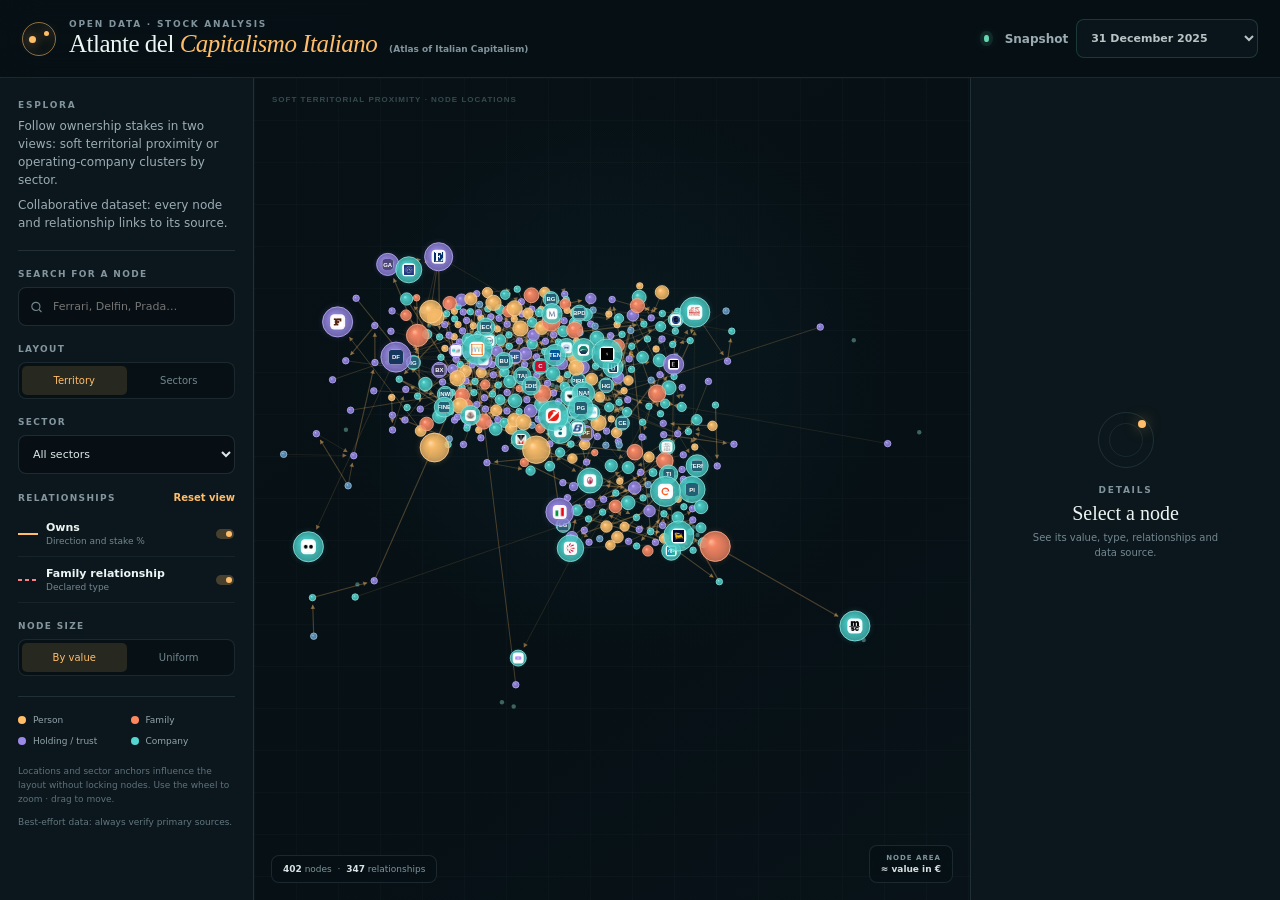
<file: index.html>
<!doctype html>
<html lang="en">
  <head>
    <meta charset="utf-8" />
    <meta name="viewport" content="width=device-width, initial-scale=1" />
    <meta name="description" content="Open-data atlas of ownership relationships among Italian people, families, public bodies and companies." />
    <title>Atlante del Capitalismo Italiano (Atlas of Italian Capitalism)</title>
    <meta http-equiv="refresh" content="0; url=app/" />
    <script>window.location.replace(`app/${window.location.search}${window.location.hash}`);</script>
  </head>
  <body>
    <p><a href="app/">Open Atlante del Capitalismo Italiano (Atlas of Italian Capitalism)</a></p>
  </body>
</html>
</file>
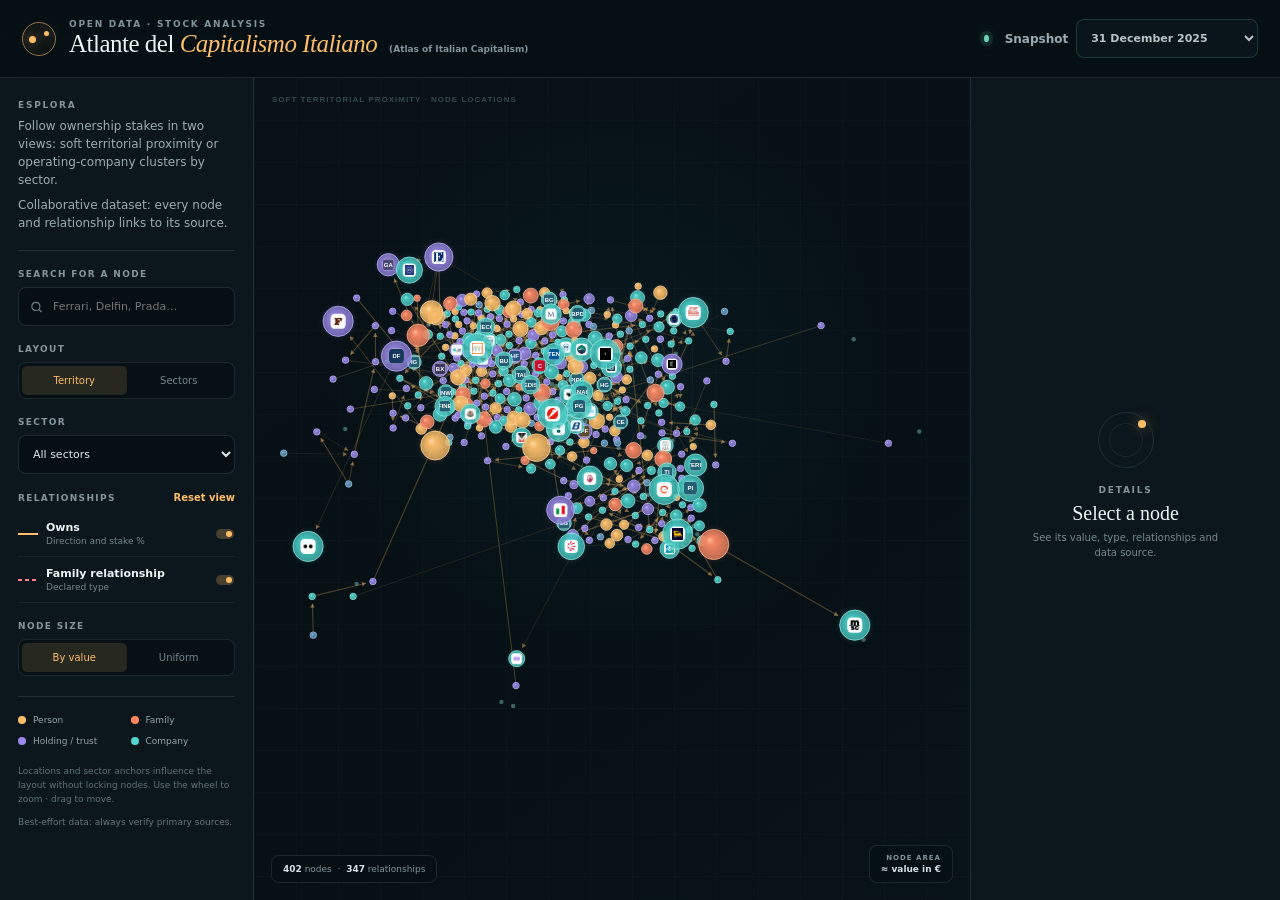
<file: app/index.html>
<!doctype html>
<html lang="en">
  <head>
    <meta charset="utf-8" />
    <meta name="viewport" content="width=device-width, initial-scale=1" />
    <meta
      name="description"
      content="Open-data atlas of ownership relationships among Italian people, families, public bodies, holdings and companies."
    />
    <title>Atlante del Capitalismo Italiano (Atlas of Italian Capitalism)</title>
    <script>
      if (new URLSearchParams(window.location.search).get("embed") === "1") {
        document.documentElement.classList.add("embed-mode");
      }
    </script>
    <link rel="stylesheet" href="styles.css" />
  </head>
  <body>
    <div class="app-shell">
      <header class="topbar">
        <div class="brand">
          <span class="brand-mark" aria-hidden="true"></span>
          <div class="brand-copy">
            <p class="eyebrow">OPEN DATA · STOCK ANALYSIS</p>
            <h1>Atlante del <span>Capitalismo Italiano</span> <small>(Atlas of Italian Capitalism)</small></h1>
          </div>
          <p class="embed-brand">Atlante del <span>Capitalismo Italiano</span><small>(Atlas of Italian Capitalism)</small></p>
        </div>
        <div class="topbar-actions">
          <button class="embed-action" id="embed-controls-button" type="button" aria-expanded="false">
            Filters
          </button>
          <div class="snapshot" aria-label="Select annual snapshot">
            <span class="pulse"></span>
            <label for="snapshot-select">Snapshot</label>
            <select id="snapshot-select" disabled>
              <option>Loading…</option>
            </select>
          </div>
        </div>
      </header>

      <aside class="controls-panel" aria-label="Graph controls">
        <div class="panel-intro">
          <p class="eyebrow">ESPLORA</p>
          <p>Follow ownership stakes in two views: soft territorial proximity or operating-company clusters by sector.</p>
          <p class="release-note">Collaborative dataset: every node and relationship links to its source.</p>
        </div>

        <label class="field-label" for="search">Search for a node</label>
        <div class="search-wrap">
          <svg viewBox="0 0 24 24" aria-hidden="true">
            <circle cx="11" cy="11" r="6.5"></circle>
            <path d="m16 16 4 4"></path>
          </svg>
          <input id="search" list="node-list" placeholder="Ferrari, Delfin, Prada…" autocomplete="off" />
          <datalist id="node-list"></datalist>
        </div>

        <div class="field-label">Layout</div>
        <div class="segmented" role="group" aria-label="Graph layout">
          <button class="active" id="layout-territory" type="button" aria-pressed="true">Territory</button>
          <button id="layout-sectors" type="button" aria-pressed="false">Sectors</button>
        </div>

        <label class="field-label" for="sector-filter">Sector</label>
        <select id="sector-filter">
          <option value="all">All sectors</option>
        </select>

        <div class="field-label split-label">
          <span>Relationships</span>
          <button class="text-button" id="reset-view" type="button">Reset view</button>
        </div>
        <button class="toggle active" id="toggle-ownership" type="button" aria-pressed="true">
          <span class="line-sample ownership"></span>
          <span><strong>Owns</strong><small>Direction and stake %</small></span>
          <span class="switch-dot"></span>
        </button>
        <button class="toggle active" id="toggle-family" type="button" aria-pressed="true">
          <span class="line-sample family"></span>
          <span><strong>Family relationship</strong><small>Declared type</small></span>
          <span class="switch-dot"></span>
        </button>

        <div class="field-label">Node size</div>
        <div class="segmented" role="group" aria-label="Node size">
          <button class="active" id="size-value" type="button">By value</button>
          <button id="size-uniform" type="button">Uniform</button>
        </div>

        <div class="legend">
          <div><span class="legend-node person"></span>Person</div>
          <div><span class="legend-node family-node"></span>Family</div>
          <div><span class="legend-node holding"></span>Holding / trust</div>
          <div><span class="legend-node company"></span>Company</div>
        </div>

        <p class="hint">Locations and sector anchors influence the layout without locking nodes. Use the wheel to zoom · drag to move.</p>
        <p class="data-notice">Best-effort data: always verify primary sources.</p>
      </aside>

      <main class="graph-stage">
        <canvas id="graph" aria-label="Interactive graph of ownership and family relationships"></canvas>
        <div class="graph-stats" id="graph-stats" aria-live="polite"></div>
        <div class="value-scale">
          <span>NODE AREA</span>
          <strong>≈ value in €</strong>
        </div>
        <div class="loading" id="loading">
          <span></span>
          <p>Laying out the graph…</p>
        </div>
      </main>

      <aside class="detail-panel" id="detail-panel" aria-live="polite">
        <div class="empty-detail">
          <span class="empty-orbit"><i></i></span>
          <p class="eyebrow">DETAILS</p>
          <h2>Select a node</h2>
          <p>See its value, type, relationships and data source.</p>
        </div>
      </aside>
    </div>

    <script src="app.js" defer></script>
  </body>
</html>
</file>
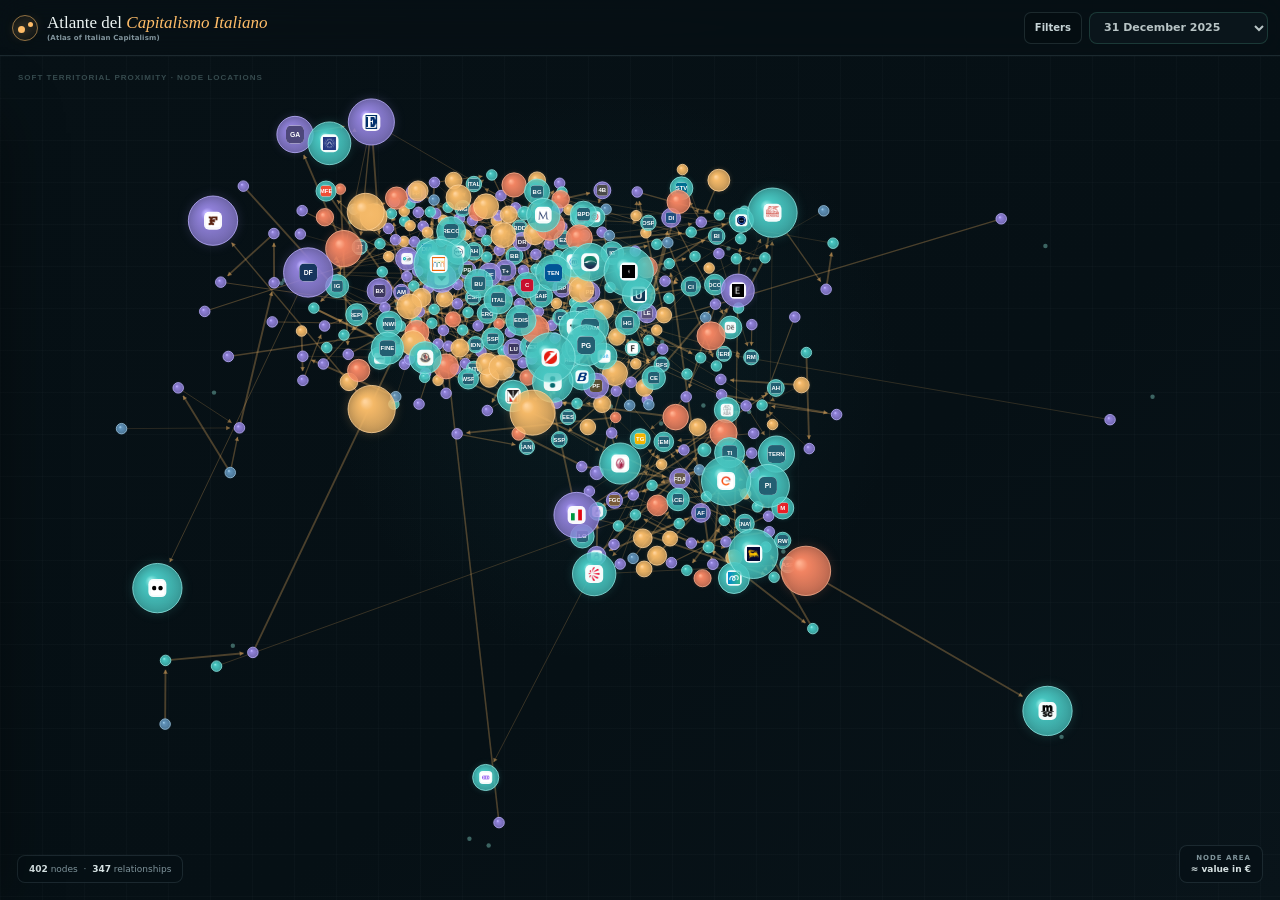
<file: embed.html>
<!doctype html>
<html lang="en">
  <head>
    <meta charset="utf-8" />
    <meta name="viewport" content="width=device-width, initial-scale=1" />
    <meta name="robots" content="noindex" />
    <title>Atlante del Capitalismo Italiano (Atlas of Italian Capitalism) — embed</title>
    <script>
      const target = new URL("app/", window.location.href);
      target.searchParams.set("embed", "1");
      const requestedSnapshot = new URLSearchParams(window.location.search).get("snapshot");
      if (requestedSnapshot) target.searchParams.set("snapshot", requestedSnapshot);
      window.location.replace(target);
    </script>
  </head>
  <body>
    <p><a href="app/?embed=1">Open the interactive visualization</a></p>
  </body>
</html>
</file>
<file: app/styles.css>
:root {
  color-scheme: dark;
  --bg: #071015;
  --panel: rgba(12, 24, 30, 0.92);
  --panel-strong: #0d1a21;
  --line: rgba(162, 196, 205, 0.14);
  --muted: #81949c;
  --text: #edf5f4;
  --accent: #ffbd69;
  --accent-2: #ff875e;
  --cyan: #54d6d0;
  --blue: #3b91ad;
  --violet: #9b88e8;
  --family: #ff7d86;
  --shadow: 0 24px 70px rgba(0, 0, 0, 0.35);
}

* {
  box-sizing: border-box;
}

html,
body {
  width: 100%;
  height: 100%;
  margin: 0;
  overflow: hidden;
  background: var(--bg);
  color: var(--text);
  font-family: Inter, ui-sans-serif, system-ui, -apple-system, BlinkMacSystemFont, "Segoe UI", sans-serif;
}

button,
input,
select {
  font: inherit;
}

button {
  color: inherit;
}

.app-shell {
  position: relative;
  display: grid;
  grid-template-columns: 254px minmax(420px, 1fr) 310px;
  grid-template-rows: 78px minmax(0, 1fr);
  width: 100%;
  height: 100%;
  background:
    radial-gradient(circle at 48% 42%, rgba(37, 110, 120, 0.11), transparent 34%),
    linear-gradient(145deg, #071116, #061015 60%, #09141a);
}

.topbar {
  grid-column: 1 / -1;
  display: flex;
  align-items: center;
  justify-content: space-between;
  padding: 0 22px;
  border-bottom: 1px solid var(--line);
  background: rgba(7, 16, 21, 0.82);
  backdrop-filter: blur(18px);
  z-index: 4;
}

.brand {
  display: flex;
  align-items: center;
  gap: 13px;
}

.brand-mark {
  position: relative;
  width: 34px;
  height: 34px;
  border: 1px solid rgba(255, 189, 105, 0.55);
  border-radius: 50%;
  box-shadow: inset 0 0 15px rgba(255, 189, 105, 0.08);
}

.brand-mark::before,
.brand-mark::after {
  content: "";
  position: absolute;
  border-radius: 50%;
  background: var(--accent);
  box-shadow: 0 0 12px rgba(255, 189, 105, 0.75);
}

.brand-mark::before {
  width: 7px;
  height: 7px;
  left: 6px;
  top: 13px;
}

.brand-mark::after {
  width: 5px;
  height: 5px;
  right: 6px;
  top: 8px;
}

.brand h1 {
  margin: 1px 0 0;
  font-family: Georgia, "Times New Roman", serif;
  font-size: 25px;
  font-weight: 500;
  letter-spacing: -0.5px;
}

.brand h1 span {
  color: var(--accent);
  font-style: italic;
}

.brand h1 small {
  margin-left: 6px;
  color: var(--muted);
  font-family: Inter, ui-sans-serif, system-ui, sans-serif;
  font-size: 9px;
  font-style: normal;
  font-weight: 650;
  letter-spacing: 0;
  white-space: nowrap;
}

.embed-brand,
.embed-action {
  display: none;
}

.topbar-actions {
  display: flex;
  align-items: center;
  gap: 10px;
}

.eyebrow {
  margin: 0;
  color: var(--muted);
  font-size: 9px;
  font-weight: 800;
  letter-spacing: 1.75px;
}

.snapshot {
  display: flex;
  align-items: center;
  gap: 8px;
  color: #9aabb1;
  font-size: 12px;
}

.snapshot label {
  font-weight: 650;
}

.snapshot select {
  min-width: 156px;
  padding: 7px 30px 7px 10px;
  border: 1px solid rgba(104, 214, 176, 0.22);
  border-radius: 8px;
  color: #d8e4e5;
  background: #0b171d;
  font-size: 11px;
  font-weight: 650;
  cursor: pointer;
}

.snapshot select:focus-visible {
  outline: 2px solid rgba(104, 214, 176, 0.55);
  outline-offset: 2px;
}

.snapshot select:disabled {
  cursor: default !important;
  opacity: 0.85;
}

.pulse {
  width: 7px;
  height: 7px;
  margin-right: 8px;
  border-radius: 50%;
  background: #68d6b0;
  box-shadow: 0 0 0 4px rgba(104, 214, 176, 0.1), 0 0 12px rgba(104, 214, 176, 0.4);
}

.controls-panel,
.detail-panel {
  min-height: 0;
  background: var(--panel);
  backdrop-filter: blur(20px);
  z-index: 3;
  overflow-y: auto;
}

.controls-panel {
  grid-column: 1;
  grid-row: 2;
  padding: 22px 18px;
  border-right: 1px solid var(--line);
}

.panel-intro {
  padding-bottom: 18px;
  border-bottom: 1px solid var(--line);
}

.panel-intro > p:not(.eyebrow) {
  margin: 7px 0 0;
  color: #9badb3;
  font-size: 12px;
  line-height: 1.5;
}

.panel-intro .release-note {
  margin-top: 10px;
  color: #6f858d;
  font-size: 10px;
  line-height: 1.45;
}

.field-label {
  display: block;
  margin: 18px 0 8px;
  color: #84969d;
  font-size: 9px;
  font-weight: 800;
  letter-spacing: 1.35px;
  text-transform: uppercase;
}

.split-label {
  display: flex;
  align-items: center;
  justify-content: space-between;
}

.search-wrap {
  position: relative;
}

.search-wrap svg {
  position: absolute;
  left: 11px;
  top: 50%;
  width: 15px;
  transform: translateY(-50%);
  fill: none;
  stroke: #71858d;
  stroke-width: 1.8;
}

input,
select {
  width: 100%;
  height: 39px;
  border: 1px solid rgba(148, 182, 191, 0.17);
  border-radius: 8px;
  outline: none;
  background: rgba(5, 13, 17, 0.6);
  color: #dce7e8;
  font-size: 11px;
  transition: border 140ms ease, box-shadow 140ms ease;
}

input {
  padding: 0 11px 0 34px;
}

select {
  padding: 0 10px;
}

input:focus,
select:focus {
  border-color: rgba(255, 189, 105, 0.5);
  box-shadow: 0 0 0 3px rgba(255, 189, 105, 0.07);
}

.text-button {
  padding: 0;
  border: 0;
  background: transparent;
  color: var(--accent);
  cursor: pointer;
  font-size: 10px;
}

.toggle {
  display: grid;
  grid-template-columns: 28px 1fr 19px;
  align-items: center;
  width: 100%;
  padding: 10px 0;
  border: 0;
  border-bottom: 1px solid rgba(148, 182, 191, 0.08);
  background: transparent;
  text-align: left;
  cursor: pointer;
  opacity: 0.48;
  transition: opacity 150ms ease;
}

.toggle.active {
  opacity: 1;
}

.toggle strong,
.toggle small {
  display: block;
}

.toggle strong {
  font-size: 11px;
  font-weight: 650;
}

.toggle small {
  margin-top: 2px;
  color: #74878e;
  font-size: 9px;
}

.switch-dot {
  position: relative;
  width: 18px;
  height: 10px;
  border-radius: 10px;
  background: #314149;
}

.switch-dot::after {
  content: "";
  position: absolute;
  top: 2px;
  left: 2px;
  width: 6px;
  height: 6px;
  border-radius: 50%;
  background: #71858d;
  transition: transform 150ms ease, background 150ms ease;
}

.toggle.active .switch-dot {
  background: rgba(255, 189, 105, 0.25);
}

.toggle.active .switch-dot::after {
  transform: translateX(8px);
  background: var(--accent);
}

.line-sample {
  display: block;
  width: 20px;
  height: 2px;
}

.line-sample.ownership {
  background: var(--accent);
  box-shadow: 8px 0 0 -1px var(--accent);
}

.line-sample.family {
  background: repeating-linear-gradient(90deg, var(--family) 0 4px, transparent 4px 7px);
}

.segmented {
  display: grid;
  grid-template-columns: 1fr 1fr;
  padding: 3px;
  border: 1px solid rgba(148, 182, 191, 0.14);
  border-radius: 8px;
  background: rgba(5, 13, 17, 0.5);
}

.segmented button {
  height: 29px;
  border: 0;
  border-radius: 5px;
  background: transparent;
  color: #71858d;
  cursor: pointer;
  font-size: 10px;
}

.segmented button.active {
  background: rgba(255, 189, 105, 0.13);
  color: var(--accent);
}

.legend {
  display: grid;
  grid-template-columns: 1fr 1fr;
  gap: 11px 8px;
  margin-top: 20px;
  padding-top: 18px;
  border-top: 1px solid var(--line);
  color: #93a5ab;
  font-size: 9px;
}

.legend > div {
  display: flex;
  align-items: center;
  gap: 7px;
}

.legend-node {
  width: 8px;
  height: 8px;
  border-radius: 50%;
}

.legend-node.person { background: var(--accent); }
.legend-node.family-node { background: var(--accent-2); }
.legend-node.holding { background: var(--violet); }
.legend-node.company { background: var(--cyan); }

.hint {
  margin: 19px 0 0;
  color: #5e727a;
  font-size: 9px;
  line-height: 1.55;
}

.data-notice {
  margin: 9px 0 0;
  color: #63777e;
  font-size: 9px;
  line-height: 1.45;
}

.graph-stage {
  position: relative;
  grid-column: 2;
  grid-row: 2;
  min-width: 0;
  min-height: 0;
  overflow: hidden;
  background-image:
    linear-gradient(rgba(116, 153, 163, 0.035) 1px, transparent 1px),
    linear-gradient(90deg, rgba(116, 153, 163, 0.035) 1px, transparent 1px);
  background-size: 42px 42px;
}

#graph {
  display: block;
  width: 100%;
  height: 100%;
  cursor: grab;
}

#graph.dragging {
  cursor: grabbing;
}

.graph-stats,
.value-scale {
  position: absolute;
  bottom: 17px;
  padding: 8px 11px;
  border: 1px solid var(--line);
  border-radius: 8px;
  background: rgba(6, 16, 21, 0.72);
  backdrop-filter: blur(12px);
  color: #7f949b;
  font-size: 9px;
}

.graph-stats {
  left: 17px;
}

.graph-stats strong {
  color: #d7e3e4;
  font-weight: 650;
}

.value-scale {
  right: 17px;
  display: flex;
  flex-direction: column;
  gap: 2px;
  text-align: right;
}

.value-scale span {
  font-size: 7px;
  font-weight: 800;
  letter-spacing: 1px;
}

.value-scale strong {
  color: #d5e0e1;
  font-size: 9px;
  font-weight: 600;
}

.loading {
  position: absolute;
  inset: 0;
  display: flex;
  flex-direction: column;
  align-items: center;
  justify-content: center;
  gap: 12px;
  background: rgba(6, 15, 20, 0.9);
  transition: opacity 350ms ease, visibility 350ms ease;
}

.loading.hidden {
  display: none;
  opacity: 0;
  visibility: hidden;
}

.loading span {
  width: 33px;
  height: 33px;
  border: 1px solid rgba(255, 189, 105, 0.16);
  border-top-color: var(--accent);
  border-radius: 50%;
  animation: spin 900ms linear infinite;
}

.loading p {
  color: #84979e;
  font-size: 10px;
}

@keyframes spin { to { transform: rotate(360deg); } }

.detail-panel {
  grid-column: 3;
  grid-row: 2;
  padding: 22px 21px 28px;
  border-left: 1px solid var(--line);
}

.detail-close {
  display: none;
}

.empty-detail {
  display: flex;
  min-height: 100%;
  flex-direction: column;
  align-items: center;
  justify-content: center;
  text-align: center;
}

.empty-detail h2 {
  margin: 7px 0 5px;
  font-family: Georgia, "Times New Roman", serif;
  font-size: 20px;
  font-weight: 500;
}

.empty-detail > p:last-child {
  max-width: 190px;
  margin: 0;
  color: #748890;
  font-size: 10px;
  line-height: 1.5;
}

.empty-orbit {
  position: relative;
  width: 56px;
  height: 56px;
  margin-bottom: 17px;
  border: 1px solid rgba(124, 160, 170, 0.18);
  border-radius: 50%;
}

.empty-orbit::before {
  content: "";
  position: absolute;
  inset: 10px;
  border: 1px solid rgba(124, 160, 170, 0.12);
  border-radius: 50%;
}

.empty-orbit i {
  position: absolute;
  top: 7px;
  right: 7px;
  width: 8px;
  height: 8px;
  border-radius: 50%;
  background: var(--accent);
  box-shadow: 0 0 14px rgba(255, 189, 105, 0.5);
}

.detail-head {
  position: relative;
  padding-bottom: 18px;
  border-bottom: 1px solid var(--line);
}

.detail-logo {
  position: absolute;
  top: -2px;
  right: 0;
  display: grid;
  width: 36px;
  height: 36px;
  place-items: center;
  overflow: hidden;
  border: 1px solid rgba(255, 255, 255, 0.14);
  border-radius: 10px;
  background: #fff;
  box-shadow: 0 8px 24px rgba(0, 0, 0, 0.2);
}

.detail-logo img {
  width: 27px;
  height: 27px;
  object-fit: contain;
}

.detail-logo span {
  display: grid;
  width: 100%;
  height: 100%;
  place-items: center;
  background: var(--logo-bg);
  color: #fff;
  font-size: 10px;
  font-weight: 850;
}

.detail-kicker {
  display: flex;
  align-items: center;
  gap: 8px;
  color: #8ba0a7;
  font-size: 9px;
  font-weight: 800;
  letter-spacing: 1.2px;
  text-transform: uppercase;
}

.detail-kicker span {
  width: 8px;
  height: 8px;
  border-radius: 50%;
}

.detail-head h2 {
  margin: 10px 0 7px;
  font-family: Georgia, "Times New Roman", serif;
  font-size: 27px;
  font-weight: 500;
  line-height: 1.07;
}

.location-pill {
  display: inline-flex;
  align-items: center;
  gap: 6px;
  margin: 0 0 9px;
  color: #a9b9bd;
  font-size: 9px;
  font-weight: 650;
}

.location-pill span {
  width: 5px;
  height: 5px;
  border-radius: 50%;
  background: #62d6bd;
  box-shadow: 0 0 8px rgba(98, 214, 189, 0.5);
}

.sector-pills {
  display: flex;
  flex-wrap: wrap;
  gap: 5px;
  margin: 0 0 10px;
}

.sector-pills span {
  padding: 4px 7px;
  border: 1px solid rgba(141, 231, 226, 0.18);
  border-radius: 999px;
  background: rgba(71, 197, 192, 0.07);
  color: #9fc5c6;
  font-size: 8px;
  font-weight: 700;
  letter-spacing: 0.25px;
}

.detail-head p {
  margin: 0;
  color: #94a7ad;
  font-size: 11px;
  line-height: 1.55;
}

.value-card {
  margin: 15px 0 18px;
  padding: 13px 14px;
  border: 1px solid rgba(255, 189, 105, 0.18);
  border-radius: 10px;
  background: linear-gradient(135deg, rgba(255, 189, 105, 0.08), rgba(84, 214, 208, 0.03));
}

.value-card span,
.value-card small {
  display: block;
}

.value-card span {
  color: #87999f;
  font-size: 8px;
  font-weight: 800;
  letter-spacing: 1.1px;
  text-transform: uppercase;
}

.value-card strong {
  display: block;
  margin: 3px 0;
  color: var(--accent);
  font-family: Georgia, "Times New Roman", serif;
  font-size: 25px;
  font-weight: 500;
}

.value-card small {
  color: #74878e;
  font-size: 9px;
  line-height: 1.4;
}

.detail-section {
  margin-top: 18px;
}

.detail-section h3 {
  margin: 0 0 9px;
  color: #7f939a;
  font-size: 8px;
  font-weight: 800;
  letter-spacing: 1.25px;
  text-transform: uppercase;
}

.relation-card {
  display: grid;
  grid-template-columns: 1fr auto;
  gap: 5px 8px;
  padding: 9px 0;
  border-bottom: 1px solid rgba(148, 182, 191, 0.09);
}

.relation-card strong {
  font-size: 10px;
  font-weight: 600;
}

.relation-card .percentage {
  color: var(--accent);
  font-family: Georgia, "Times New Roman", serif;
  font-size: 15px;
}

.relation-card small {
  grid-column: 1 / -1;
  color: #6f838b;
  font-size: 8.5px;
  line-height: 1.4;
}

.relation-source {
  grid-column: 1 / -1;
  width: max-content;
  color: #7faea8;
  font-size: 8px;
  font-weight: 700;
  letter-spacing: 0.2px;
  text-decoration: none;
}

.relation-source:hover {
  color: var(--accent);
}

.source-link {
  display: block;
  padding: 10px 11px;
  border: 1px solid rgba(148, 182, 191, 0.13);
  border-radius: 8px;
  color: #b5c5c9;
  text-decoration: none;
  transition: border 140ms ease, color 140ms ease, background 140ms ease;
}

.source-link:hover {
  border-color: rgba(255, 189, 105, 0.35);
  background: rgba(255, 189, 105, 0.05);
  color: var(--accent);
}

.source-link strong,
.source-link small {
  display: block;
}

.source-link strong {
  font-size: 10px;
  font-weight: 600;
  line-height: 1.35;
}

.source-link small {
  margin-top: 3px;
  color: #697d84;
  font-size: 8px;
}

@media (max-width: 1020px) {
  .app-shell {
    grid-template-columns: 220px minmax(400px, 1fr) 275px;
  }
}

@media (max-width: 820px) {
  body { overflow: auto; }
  .app-shell {
    grid-template-columns: 210px minmax(520px, 1fr);
    grid-template-rows: 72px 680px;
    min-width: 730px;
    min-height: 752px;
  }
  .detail-panel { display: none; }
  .topbar { grid-column: 1 / 3; }
}

/* Compact iframe mode, enabled with ?embed=1. */
html.embed-mode,
html.embed-mode body {
  min-width: 0;
  min-height: 0;
  overflow: hidden;
}

html.embed-mode .app-shell {
  grid-template-columns: minmax(0, 1fr);
  grid-template-rows: 56px minmax(0, 1fr);
  min-width: 0;
  min-height: 0;
}

html.embed-mode .topbar {
  grid-column: 1;
  grid-row: 1;
  min-width: 0;
  padding: 0 12px;
}

html.embed-mode .brand {
  min-width: 0;
  gap: 9px;
}

html.embed-mode .brand-mark {
  width: 26px;
  height: 26px;
  flex: 0 0 auto;
}

html.embed-mode .brand-mark::before {
  left: 5px;
  top: 10px;
}

html.embed-mode .brand-mark::after {
  right: 4px;
  top: 6px;
}

html.embed-mode .brand-copy {
  display: none;
}

html.embed-mode .embed-brand {
  display: block;
  min-width: 0;
  margin: 0;
  overflow: hidden;
  color: var(--text);
  font-family: Georgia, "Times New Roman", serif;
  font-size: 17px;
  line-height: 1;
  text-overflow: ellipsis;
  white-space: nowrap;
}

html.embed-mode .embed-brand span {
  color: var(--accent);
  font-style: italic;
}

html.embed-mode .embed-brand small {
  display: block;
  margin-top: 4px;
  color: var(--muted);
  font-family: Inter, ui-sans-serif, system-ui, sans-serif;
  font-size: 7px;
  font-style: normal;
  font-weight: 650;
  letter-spacing: 0.15px;
}

html.embed-mode .topbar-actions {
  flex: 0 0 auto;
  gap: 7px;
}

html.embed-mode .embed-action {
  display: inline-flex;
  height: 32px;
  align-items: center;
  justify-content: center;
  padding: 0 10px;
  border: 1px solid rgba(148, 182, 191, 0.17);
  border-radius: 7px;
  background: rgba(5, 13, 17, 0.58);
  color: #c6d4d6;
  font-size: 10px;
  font-weight: 700;
  text-decoration: none;
  cursor: pointer;
}

html.embed-mode .embed-action:hover,
html.embed-mode.controls-open #embed-controls-button {
  border-color: rgba(255, 189, 105, 0.42);
  color: var(--accent);
}

html.embed-mode .snapshot {
  gap: 5px;
}

html.embed-mode .snapshot .pulse,
html.embed-mode .snapshot label {
  display: none;
}

html.embed-mode .snapshot select {
  min-width: 148px;
  height: 32px;
  padding-top: 0;
  padding-bottom: 0;
}

html.embed-mode .graph-stage {
  grid-column: 1;
  grid-row: 2;
}

html.embed-mode .controls-panel {
  position: absolute;
  top: 56px;
  bottom: 0;
  left: 0;
  display: block;
  width: min(270px, calc(100% - 28px));
  padding-top: 18px;
  border-right-color: rgba(255, 189, 105, 0.18);
  box-shadow: 22px 0 60px rgba(0, 0, 0, 0.42);
  transform: translateX(calc(-100% - 24px));
  transition: transform 180ms ease;
  z-index: 8;
}

html.embed-mode.controls-open .controls-panel {
  transform: translateX(0);
}

html.embed-mode .detail-panel {
  position: absolute;
  top: 68px;
  right: 12px;
  bottom: 12px;
  display: block;
  width: min(310px, calc(100% - 24px));
  max-height: calc(100% - 80px);
  padding-top: 46px;
  border: 1px solid rgba(148, 182, 191, 0.18);
  border-radius: 12px;
  box-shadow: var(--shadow);
  opacity: 0;
  pointer-events: none;
  transform: translateX(calc(100% + 28px));
  transition: opacity 170ms ease, transform 190ms ease;
  z-index: 7;
}

html.embed-mode.has-selection .detail-panel {
  opacity: 1;
  pointer-events: auto;
  transform: translateX(0);
}

html.embed-mode .detail-close {
  position: absolute;
  top: 11px;
  right: 12px;
  display: grid;
  width: 28px;
  height: 28px;
  place-items: center;
  border: 1px solid rgba(148, 182, 191, 0.16);
  border-radius: 50%;
  background: rgba(5, 13, 17, 0.62);
  color: #aebdc0;
  cursor: pointer;
}

html.embed-mode .detail-close:hover {
  border-color: rgba(255, 189, 105, 0.4);
  color: var(--accent);
}

@media (max-width: 680px) {
  html.embed-mode .embed-brand {
    font-size: 15px;
  }

  html.embed-mode .snapshot select {
    min-width: 126px;
    width: 126px;
  }

  html.embed-mode .detail-panel {
    top: auto;
    left: 10px;
    right: 10px;
    bottom: 10px;
    width: auto;
    max-height: 58%;
    transform: translateY(calc(100% + 24px));
  }

  html.embed-mode.has-selection .detail-panel {
    transform: translateY(0);
  }
}

@media (max-width: 500px) {
  html.embed-mode .embed-brand {
    font-size: 12px;
  }

  html.embed-mode .snapshot {
    display: none;
  }

  html.embed-mode .graph-stats {
    bottom: 11px;
    left: 11px;
  }

  html.embed-mode .value-scale {
    right: 11px;
    bottom: 11px;
  }
}
</file>
